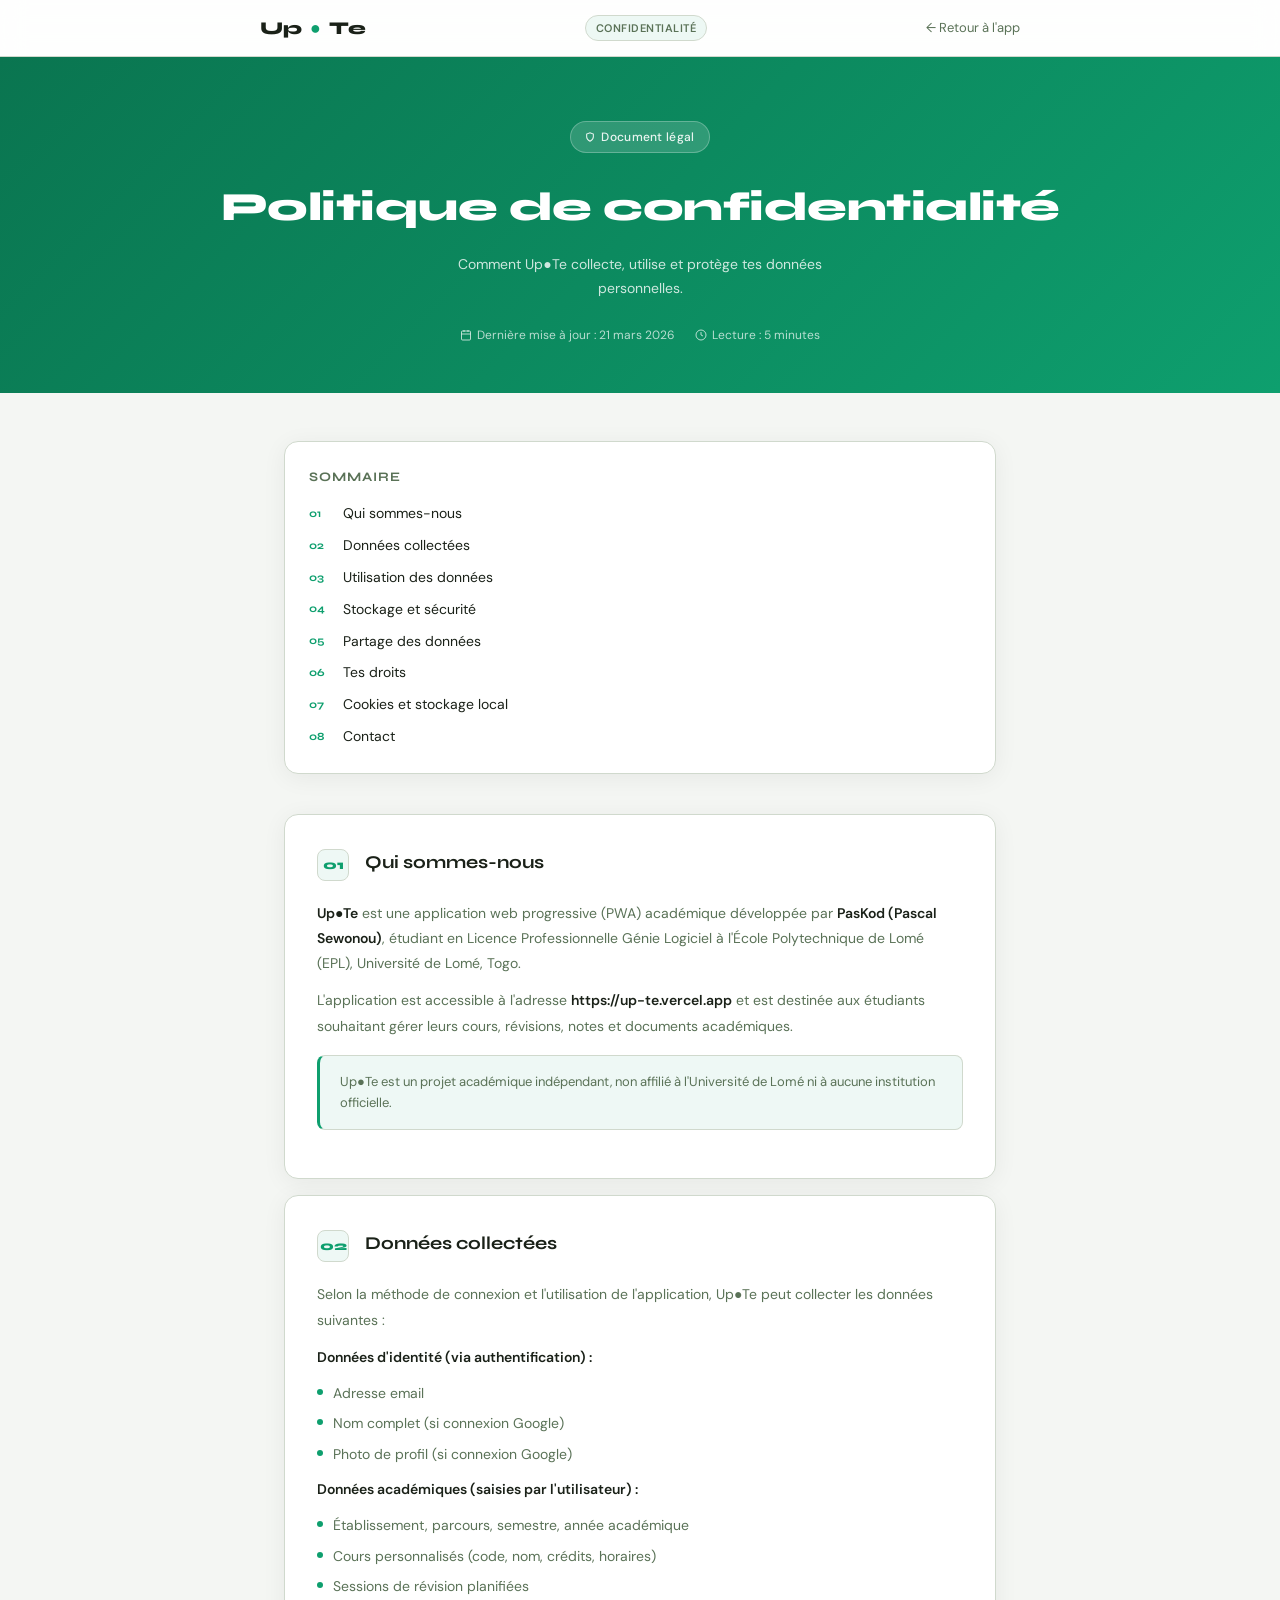
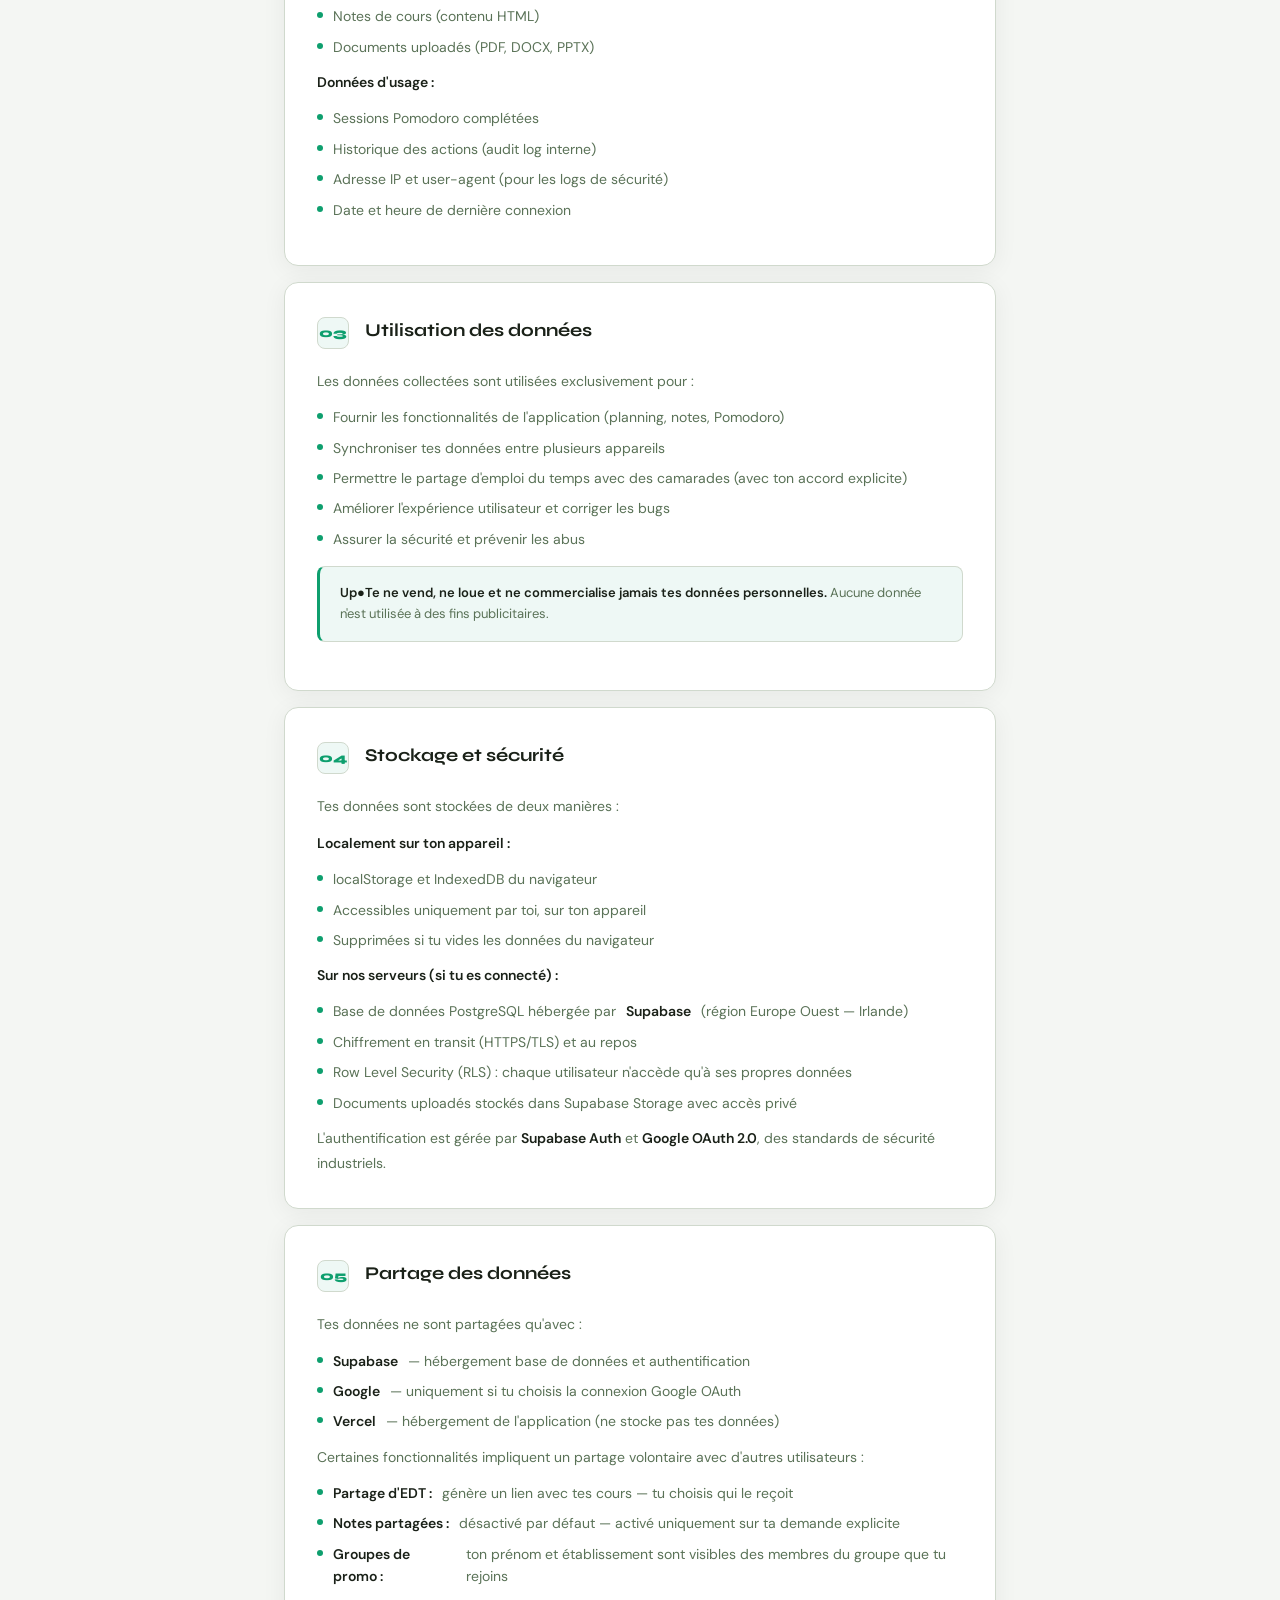
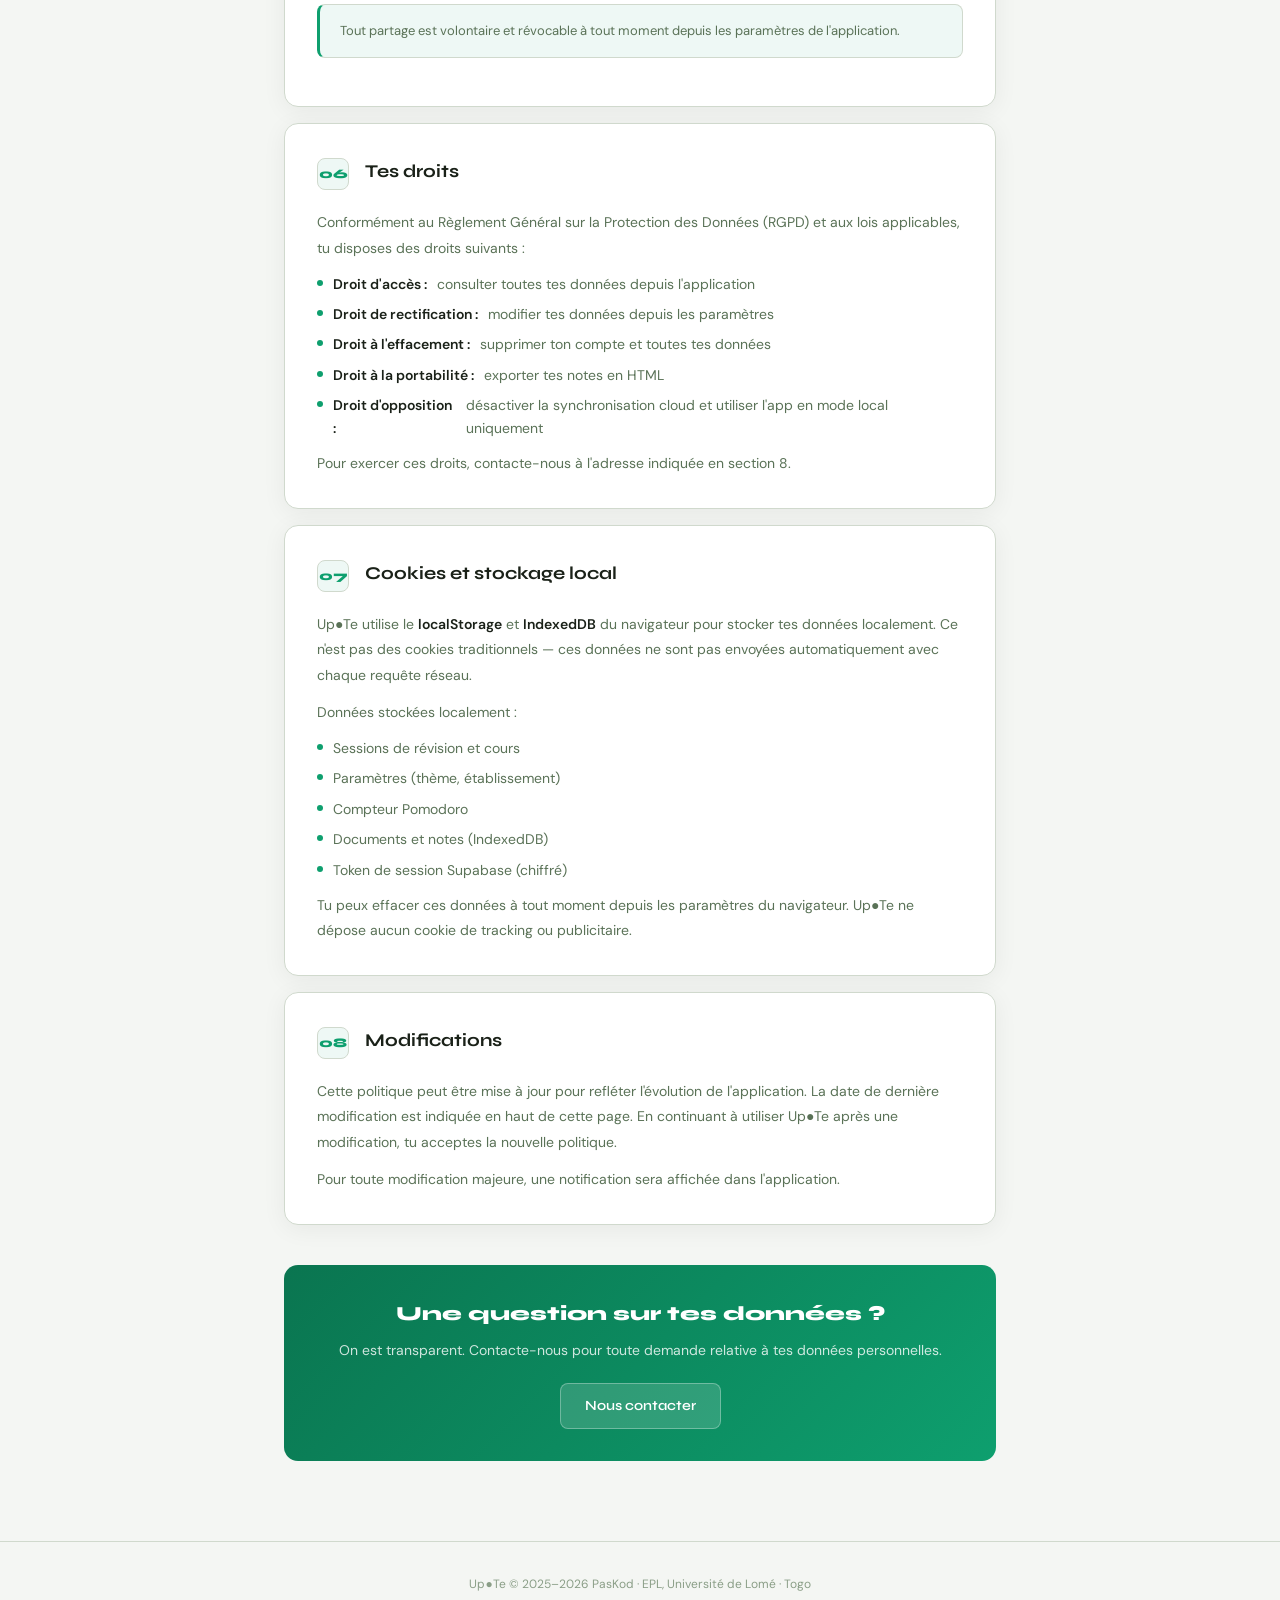
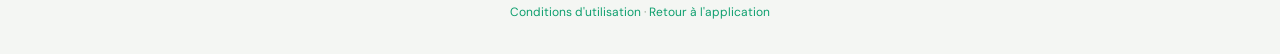
<file: privacy.html>
<!DOCTYPE html>
<html lang="fr">
<head>
<meta charset="UTF-8"/>
<meta name="viewport" content="width=device-width,initial-scale=1"/>
<title>Up●Te — Politique de confidentialité</title>
<link href="https://fonts.googleapis.com/css2?family=Syne:wght@400;500;600;700;800&family=DM+Sans:ital,opsz,wght@0,9..40,300;0,9..40,400;0,9..40,500;1,9..40,300&display=swap" rel="stylesheet"/>
<style>
  :root {
    --green: #0e9f6e;
    --green2: #0c8a5f;
    --green3: #0a7550;
    --green-dim: #0e9f6e12;
    --bg: #f4f6f3;
    --bg2: #ffffff;
    --surface: #ffffff;
    --border: #d0d9cd;
    --text: #1a2118;
    --muted: #5a7257;
    --muted2: #8a9e87;
    --radius: 14px;
    --shadow: 0 4px 24px rgba(0,0,0,0.06);
  }

  * { box-sizing: border-box; margin: 0; padding: 0; }

  body {
    font-family: 'DM Sans', sans-serif;
    background: var(--bg);
    color: var(--text);
    line-height: 1.7;
    font-size: 15px;
  }

  /* Nav */
  nav {
    position: sticky; top: 0; z-index: 100;
    background: rgba(255,255,255,0.9);
    backdrop-filter: blur(12px);
    border-bottom: 1px solid var(--border);
    padding: 0 24px;
  }
  .nav-inner {
    max-width: 760px; margin: 0 auto;
    display: flex; align-items: center;
    justify-content: space-between;
    height: 56px;
  }
  .logo {
    font-family: 'Syne', sans-serif;
    font-weight: 800; font-size: 18px;
    color: var(--text); text-decoration: none;
    display: flex; align-items: center; gap: 8px;
  }
  .logo-dot { color: var(--green); }
  .nav-tag {
    font-size: 11px; font-weight: 600;
    color: var(--muted);
    background: var(--green-dim);
    border: 1px solid var(--border);
    border-radius: 99px; padding: 3px 10px;
    letter-spacing: 0.5px;
    text-transform: uppercase;
  }
  .back-btn {
    font-size: 13px; color: var(--muted);
    text-decoration: none;
    display: flex; align-items: center; gap: 4px;
    transition: color .15s;
  }
  .back-btn:hover { color: var(--green); }

  /* Hero */
  .hero {
    background: linear-gradient(135deg, var(--green3), var(--green));
    padding: 64px 24px 48px;
    text-align: center;
  }
  .hero-badge {
    display: inline-flex; align-items: center; gap: 6px;
    background: rgba(255,255,255,0.15);
    border: 1px solid rgba(255,255,255,0.25);
    border-radius: 99px; padding: 5px 14px;
    font-size: 12px; color: rgba(255,255,255,0.9);
    font-weight: 500; margin-bottom: 20px;
    letter-spacing: 0.3px;
  }
  .hero h1 {
    font-family: 'Syne', sans-serif;
    font-weight: 800; font-size: clamp(28px, 5vw, 40px);
    color: #ffffff; margin-bottom: 12px;
    letter-spacing: -0.5px;
  }
  .hero p {
    color: rgba(255,255,255,0.8);
    font-size: 14px; max-width: 420px; margin: 0 auto;
  }
  .hero-meta {
    display: flex; align-items: center; justify-content: center;
    gap: 20px; margin-top: 24px;
  }
  .hero-meta span {
    font-size: 12px; color: rgba(255,255,255,0.7);
    display: flex; align-items: center; gap: 5px;
  }

  /* Content */
  .content {
    max-width: 760px; margin: 0 auto;
    padding: 48px 24px 80px;
  }

  /* TOC */
  .toc {
    background: var(--surface);
    border: 1px solid var(--border);
    border-radius: var(--radius);
    padding: 24px; margin-bottom: 40px;
    box-shadow: var(--shadow);
  }
  .toc-title {
    font-family: 'Syne', sans-serif;
    font-weight: 700; font-size: 13px;
    color: var(--muted); text-transform: uppercase;
    letter-spacing: 1px; margin-bottom: 14px;
  }
  .toc ol {
    list-style: none; counter-reset: toc;
    display: flex; flex-direction: column; gap: 8px;
  }
  .toc li { counter-increment: toc; }
  .toc a {
    display: flex; align-items: center; gap: 10px;
    color: var(--text); text-decoration: none;
    font-size: 14px; transition: color .15s;
  }
  .toc a:hover { color: var(--green); }
  .toc a::before {
    content: counter(toc, decimal-leading-zero);
    font-family: 'Syne', sans-serif;
    font-weight: 700; font-size: 11px;
    color: var(--green); min-width: 24px;
  }

  /* Sections */
  .section {
    background: var(--surface);
    border: 1px solid var(--border);
    border-radius: var(--radius);
    padding: 32px; margin-bottom: 16px;
    box-shadow: var(--shadow);
    scroll-margin-top: 80px;
  }
  .section-header {
    display: flex; align-items: flex-start; gap: 16px;
    margin-bottom: 20px;
  }
  .section-num {
    font-family: 'Syne', sans-serif;
    font-weight: 800; font-size: 13px;
    color: var(--green);
    background: var(--green-dim);
    border: 1px solid var(--border);
    border-radius: 8px;
    width: 32px; height: 32px;
    display: flex; align-items: center; justify-content: center;
    flex-shrink: 0; margin-top: 2px;
  }
  .section h2 {
    font-family: 'Syne', sans-serif;
    font-weight: 700; font-size: 18px;
    color: var(--text);
  }
  .section p {
    color: var(--muted); font-size: 14px;
    line-height: 1.8; margin-bottom: 12px;
  }
  .section p:last-child { margin-bottom: 0; }
  .section ul {
    list-style: none; margin: 12px 0;
    display: flex; flex-direction: column; gap: 8px;
  }
  .section ul li {
    display: flex; align-items: flex-start; gap: 10px;
    font-size: 14px; color: var(--muted); line-height: 1.6;
  }
  .section ul li::before {
    content: '';
    width: 6px; height: 6px;
    border-radius: 50%;
    background: var(--green);
    margin-top: 7px; flex-shrink: 0;
  }
  .section strong { color: var(--text); font-weight: 600; }

  /* Highlight box */
  .highlight {
    background: var(--green-dim);
    border: 1px solid var(--border);
    border-left: 3px solid var(--green);
    border-radius: 8px;
    padding: 16px 20px; margin: 16px 0;
    font-size: 13px; color: var(--muted);
    line-height: 1.6;
  }

  /* Contact card */
  .contact-card {
    background: linear-gradient(135deg, var(--green3), var(--green));
    border-radius: var(--radius);
    padding: 32px; text-align: center;
    margin-top: 40px;
  }
  .contact-card h3 {
    font-family: 'Syne', sans-serif;
    font-weight: 800; font-size: 20px;
    color: #fff; margin-bottom: 8px;
  }
  .contact-card p {
    color: rgba(255,255,255,0.8);
    font-size: 14px; margin-bottom: 20px;
  }
  .contact-card a {
    display: inline-block;
    background: rgba(255,255,255,0.15);
    border: 1px solid rgba(255,255,255,0.3);
    color: #fff; text-decoration: none;
    padding: 10px 24px; border-radius: 8px;
    font-family: 'Syne', sans-serif;
    font-weight: 600; font-size: 14px;
    transition: background .2s;
  }
  .contact-card a:hover { background: rgba(255,255,255,0.25); }

  /* Footer */
  footer {
    text-align: center; padding: 32px 24px;
    border-top: 1px solid var(--border);
    font-size: 12px; color: var(--muted2);
  }
  footer a { color: var(--green); text-decoration: none; }

  @media (max-width: 600px) {
    .hero { padding: 48px 20px 36px; }
    .section { padding: 24px 20px; }
    .toc { padding: 20px; }
  }
</style>
</head>
<body>

<nav>
  <div class="nav-inner">
    <a href="/" class="logo">
      Up<span class="logo-dot">●</span>Te
    </a>
    <span class="nav-tag">Confidentialité</span>
    <a href="/" class="back-btn">
      ← Retour à l'app
    </a>
  </div>
</nav>

<div class="hero">
  <div class="hero-badge">
    <svg width="10" height="10" viewBox="0 0 24 24" fill="none" stroke="currentColor" stroke-width="2.5"><path d="M12 22s8-4 8-10V5l-8-3-8 3v7c0 6 8 10 8 10z"/></svg>
    Document légal
  </div>
  <h1>Politique de confidentialité</h1>
  <p>Comment Up●Te collecte, utilise et protège tes données personnelles.</p>
  <div class="hero-meta">
    <span>
      <svg width="12" height="12" viewBox="0 0 24 24" fill="none" stroke="currentColor" stroke-width="2"><rect x="3" y="4" width="18" height="18" rx="2"/><line x1="16" y1="2" x2="16" y2="6"/><line x1="8" y1="2" x2="8" y2="6"/><line x1="3" y1="10" x2="21" y2="10"/></svg>
      Dernière mise à jour : 21 mars 2026
    </span>
    <span>
      <svg width="12" height="12" viewBox="0 0 24 24" fill="none" stroke="currentColor" stroke-width="2"><circle cx="12" cy="12" r="10"/><polyline points="12 6 12 12 16 14"/></svg>
      Lecture : 5 minutes
    </span>
  </div>
</div>

<div class="content">

  <!-- TOC -->
  <div class="toc">
    <div class="toc-title">Sommaire</div>
    <ol>
      <li><a href="#s1">Qui sommes-nous</a></li>
      <li><a href="#s2">Données collectées</a></li>
      <li><a href="#s3">Utilisation des données</a></li>
      <li><a href="#s4">Stockage et sécurité</a></li>
      <li><a href="#s5">Partage des données</a></li>
      <li><a href="#s6">Tes droits</a></li>
      <li><a href="#s7">Cookies et stockage local</a></li>
      <li><a href="#s8">Contact</a></li>
    </ol>
  </div>

  <!-- Section 1 -->
  <div class="section" id="s1">
    <div class="section-header">
      <div class="section-num">01</div>
      <h2>Qui sommes-nous</h2>
    </div>
    <p><strong>Up●Te</strong> est une application web progressive (PWA) académique développée par <strong>PasKod (Pascal Sewonou)</strong>, étudiant en Licence Professionnelle Génie Logiciel à l'École Polytechnique de Lomé (EPL), Université de Lomé, Togo.</p>
    <p>L'application est accessible à l'adresse <strong>https://up-te.vercel.app</strong> et est destinée aux étudiants souhaitant gérer leurs cours, révisions, notes et documents académiques.</p>
    <div class="highlight">
      Up●Te est un projet académique indépendant, non affilié à l'Université de Lomé ni à aucune institution officielle.
    </div>
  </div>

  <!-- Section 2 -->
  <div class="section" id="s2">
    <div class="section-header">
      <div class="section-num">02</div>
      <h2>Données collectées</h2>
    </div>
    <p>Selon la méthode de connexion et l'utilisation de l'application, Up●Te peut collecter les données suivantes :</p>
    <p><strong>Données d'identité (via authentification) :</strong></p>
    <ul>
      <li>Adresse email</li>
      <li>Nom complet (si connexion Google)</li>
      <li>Photo de profil (si connexion Google)</li>
    </ul>
    <p><strong>Données académiques (saisies par l'utilisateur) :</strong></p>
    <ul>
      <li>Établissement, parcours, semestre, année académique</li>
      <li>Cours personnalisés (code, nom, crédits, horaires)</li>
      <li>Sessions de révision planifiées</li>
      <li>Notes de cours (contenu HTML)</li>
      <li>Documents uploadés (PDF, DOCX, PPTX)</li>
    </ul>
    <p><strong>Données d'usage :</strong></p>
    <ul>
      <li>Sessions Pomodoro complétées</li>
      <li>Historique des actions (audit log interne)</li>
      <li>Adresse IP et user-agent (pour les logs de sécurité)</li>
      <li>Date et heure de dernière connexion</li>
    </ul>
  </div>

  <!-- Section 3 -->
  <div class="section" id="s3">
    <div class="section-header">
      <div class="section-num">03</div>
      <h2>Utilisation des données</h2>
    </div>
    <p>Les données collectées sont utilisées exclusivement pour :</p>
    <ul>
      <li>Fournir les fonctionnalités de l'application (planning, notes, Pomodoro)</li>
      <li>Synchroniser tes données entre plusieurs appareils</li>
      <li>Permettre le partage d'emploi du temps avec des camarades (avec ton accord explicite)</li>
      <li>Améliorer l'expérience utilisateur et corriger les bugs</li>
      <li>Assurer la sécurité et prévenir les abus</li>
    </ul>
    <div class="highlight">
      <strong>Up●Te ne vend, ne loue et ne commercialise jamais tes données personnelles.</strong> Aucune donnée n'est utilisée à des fins publicitaires.
    </div>
  </div>

  <!-- Section 4 -->
  <div class="section" id="s4">
    <div class="section-header">
      <div class="section-num">04</div>
      <h2>Stockage et sécurité</h2>
    </div>
    <p>Tes données sont stockées de deux manières :</p>
    <p><strong>Localement sur ton appareil :</strong></p>
    <ul>
      <li>localStorage et IndexedDB du navigateur</li>
      <li>Accessibles uniquement par toi, sur ton appareil</li>
      <li>Supprimées si tu vides les données du navigateur</li>
    </ul>
    <p><strong>Sur nos serveurs (si tu es connecté) :</strong></p>
    <ul>
      <li>Base de données PostgreSQL hébergée par <strong>Supabase</strong> (région Europe Ouest — Irlande)</li>
      <li>Chiffrement en transit (HTTPS/TLS) et au repos</li>
      <li>Row Level Security (RLS) : chaque utilisateur n'accède qu'à ses propres données</li>
      <li>Documents uploadés stockés dans Supabase Storage avec accès privé</li>
    </ul>
    <p>L'authentification est gérée par <strong>Supabase Auth</strong> et <strong>Google OAuth 2.0</strong>, des standards de sécurité industriels.</p>
  </div>

  <!-- Section 5 -->
  <div class="section" id="s5">
    <div class="section-header">
      <div class="section-num">05</div>
      <h2>Partage des données</h2>
    </div>
    <p>Tes données ne sont partagées qu'avec :</p>
    <ul>
      <li><strong>Supabase</strong> — hébergement base de données et authentification</li>
      <li><strong>Google</strong> — uniquement si tu choisis la connexion Google OAuth</li>
      <li><strong>Vercel</strong> — hébergement de l'application (ne stocke pas tes données)</li>
    </ul>
    <p>Certaines fonctionnalités impliquent un partage volontaire avec d'autres utilisateurs :</p>
    <ul>
      <li><strong>Partage d'EDT :</strong> génère un lien avec tes cours — tu choisis qui le reçoit</li>
      <li><strong>Notes partagées :</strong> désactivé par défaut — activé uniquement sur ta demande explicite</li>
      <li><strong>Groupes de promo :</strong> ton prénom et établissement sont visibles des membres du groupe que tu rejoins</li>
    </ul>
    <div class="highlight">
      Tout partage est volontaire et révocable à tout moment depuis les paramètres de l'application.
    </div>
  </div>

  <!-- Section 6 -->
  <div class="section" id="s6">
    <div class="section-header">
      <div class="section-num">06</div>
      <h2>Tes droits</h2>
    </div>
    <p>Conformément au Règlement Général sur la Protection des Données (RGPD) et aux lois applicables, tu disposes des droits suivants :</p>
    <ul>
      <li><strong>Droit d'accès :</strong> consulter toutes tes données depuis l'application</li>
      <li><strong>Droit de rectification :</strong> modifier tes données depuis les paramètres</li>
      <li><strong>Droit à l'effacement :</strong> supprimer ton compte et toutes tes données</li>
      <li><strong>Droit à la portabilité :</strong> exporter tes notes en HTML</li>
      <li><strong>Droit d'opposition :</strong> désactiver la synchronisation cloud et utiliser l'app en mode local uniquement</li>
    </ul>
    <p>Pour exercer ces droits, contacte-nous à l'adresse indiquée en section 8.</p>
  </div>

  <!-- Section 7 -->
  <div class="section" id="s7">
    <div class="section-header">
      <div class="section-num">07</div>
      <h2>Cookies et stockage local</h2>
    </div>
    <p>Up●Te utilise le <strong>localStorage</strong> et <strong>IndexedDB</strong> du navigateur pour stocker tes données localement. Ce n'est pas des cookies traditionnels — ces données ne sont pas envoyées automatiquement avec chaque requête réseau.</p>
    <p>Données stockées localement :</p>
    <ul>
      <li>Sessions de révision et cours</li>
      <li>Paramètres (thème, établissement)</li>
      <li>Compteur Pomodoro</li>
      <li>Documents et notes (IndexedDB)</li>
      <li>Token de session Supabase (chiffré)</li>
    </ul>
    <p>Tu peux effacer ces données à tout moment depuis les paramètres du navigateur. Up●Te ne dépose aucun cookie de tracking ou publicitaire.</p>
  </div>

  <!-- Section 8 -->
  <div class="section" id="s8">
    <div class="section-header">
      <div class="section-num">08</div>
      <h2>Modifications</h2>
    </div>
    <p>Cette politique peut être mise à jour pour refléter l'évolution de l'application. La date de dernière modification est indiquée en haut de cette page. En continuant à utiliser Up●Te après une modification, tu acceptes la nouvelle politique.</p>
    <p>Pour toute modification majeure, une notification sera affichée dans l'application.</p>
  </div>

  <!-- Contact -->
  <div class="contact-card">
    <h3>Une question sur tes données ?</h3>
    <p>On est transparent. Contacte-nous pour toute demande relative à tes données personnelles.</p>
    <a href="mailto:pascalsewonou2@gmail.com">Nous contacter</a>
  </div>

</div>

<footer>
  <p>Up●Te &copy; 2025–2026 PasKod · EPL, Université de Lomé · Togo</p>
  <p style="margin-top:8px">
    <a href="/terms.html">Conditions d'utilisation</a> ·
    <a href="/">Retour à l'application</a>
  </p>
</footer>

</body>
</html>
</file>
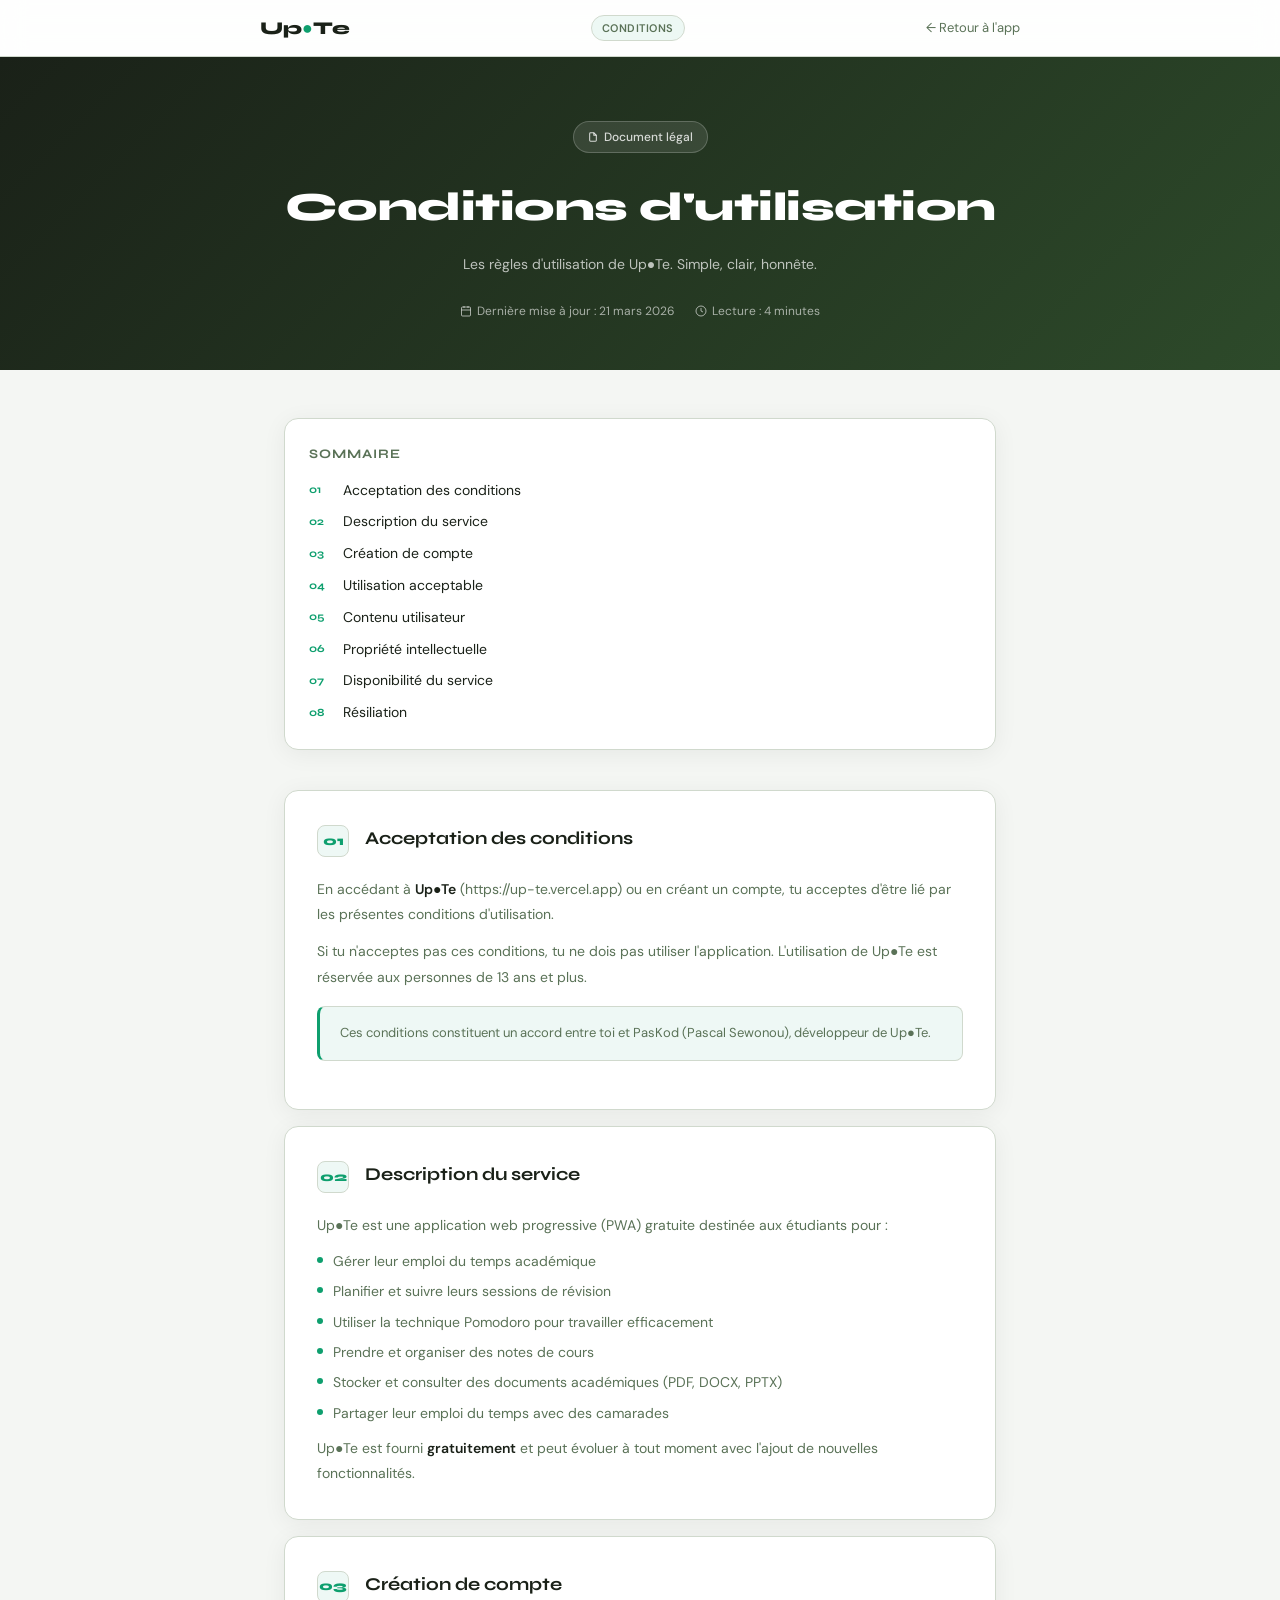
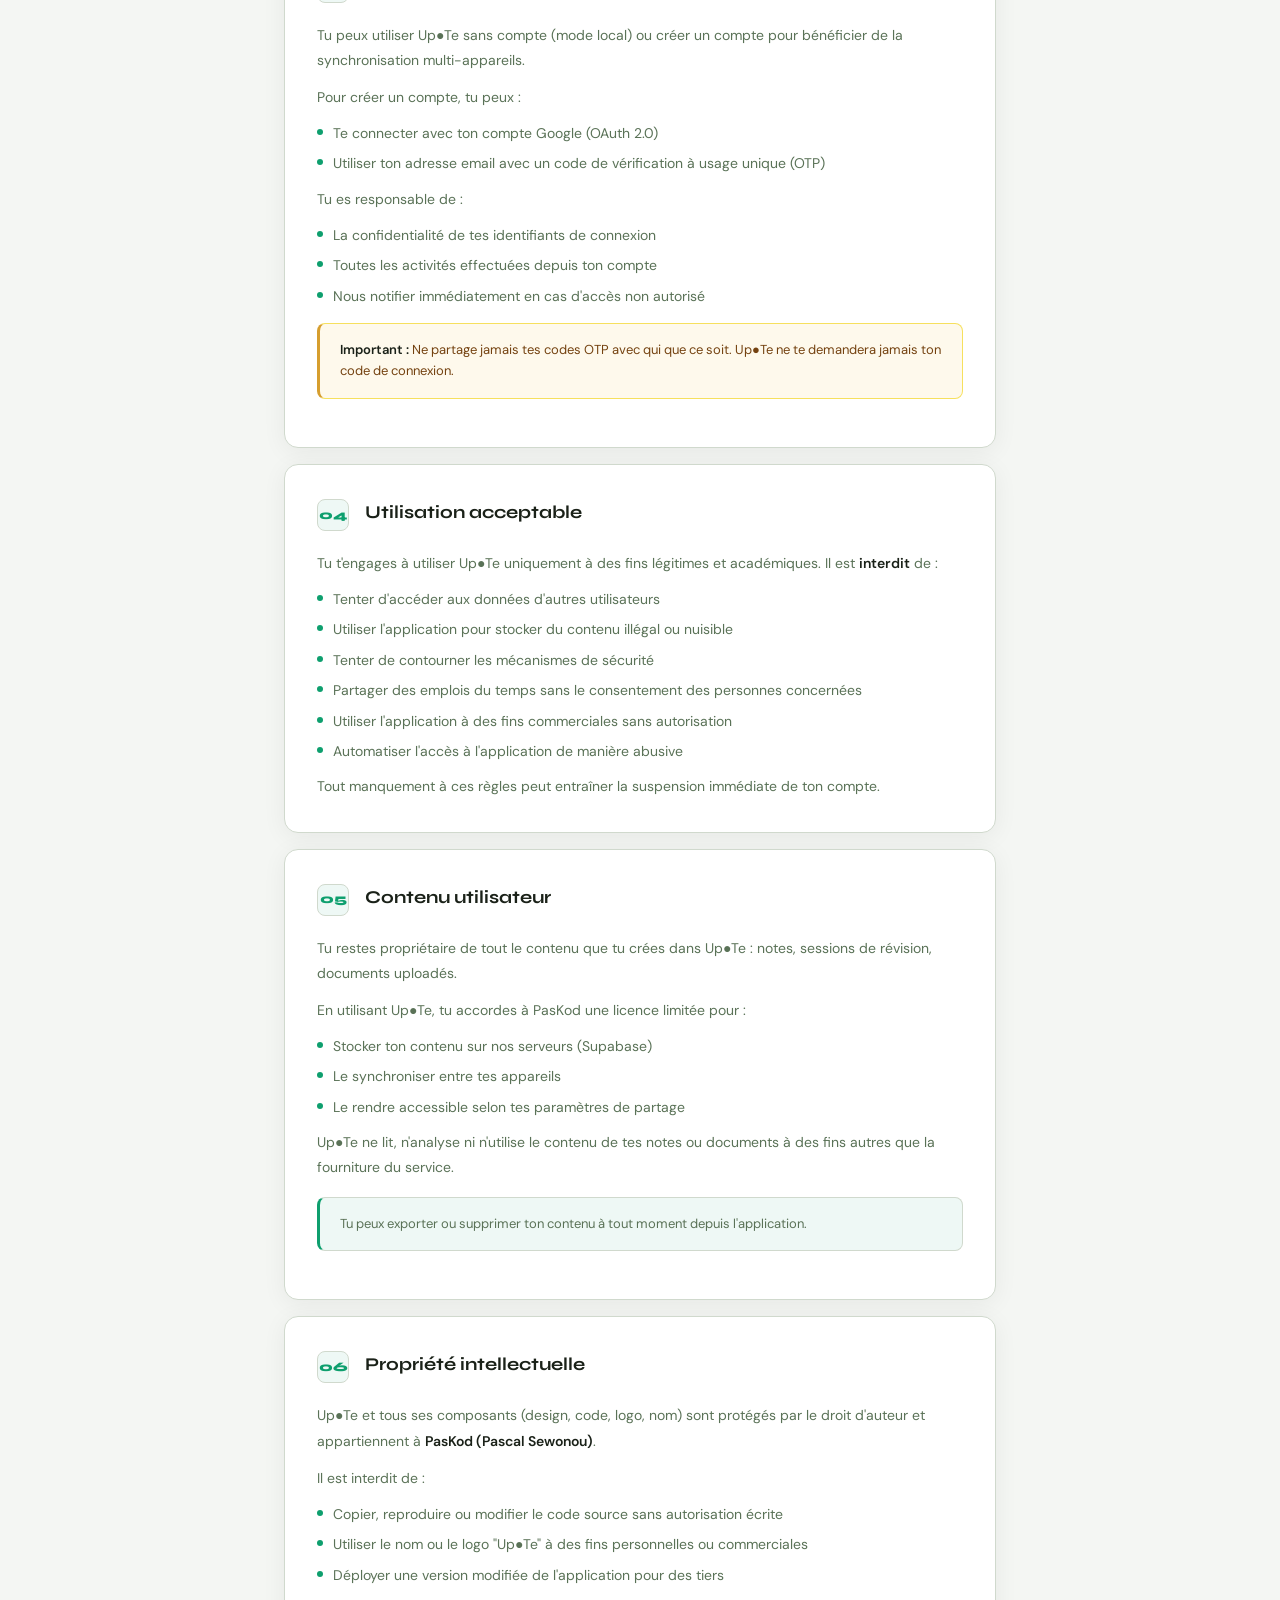
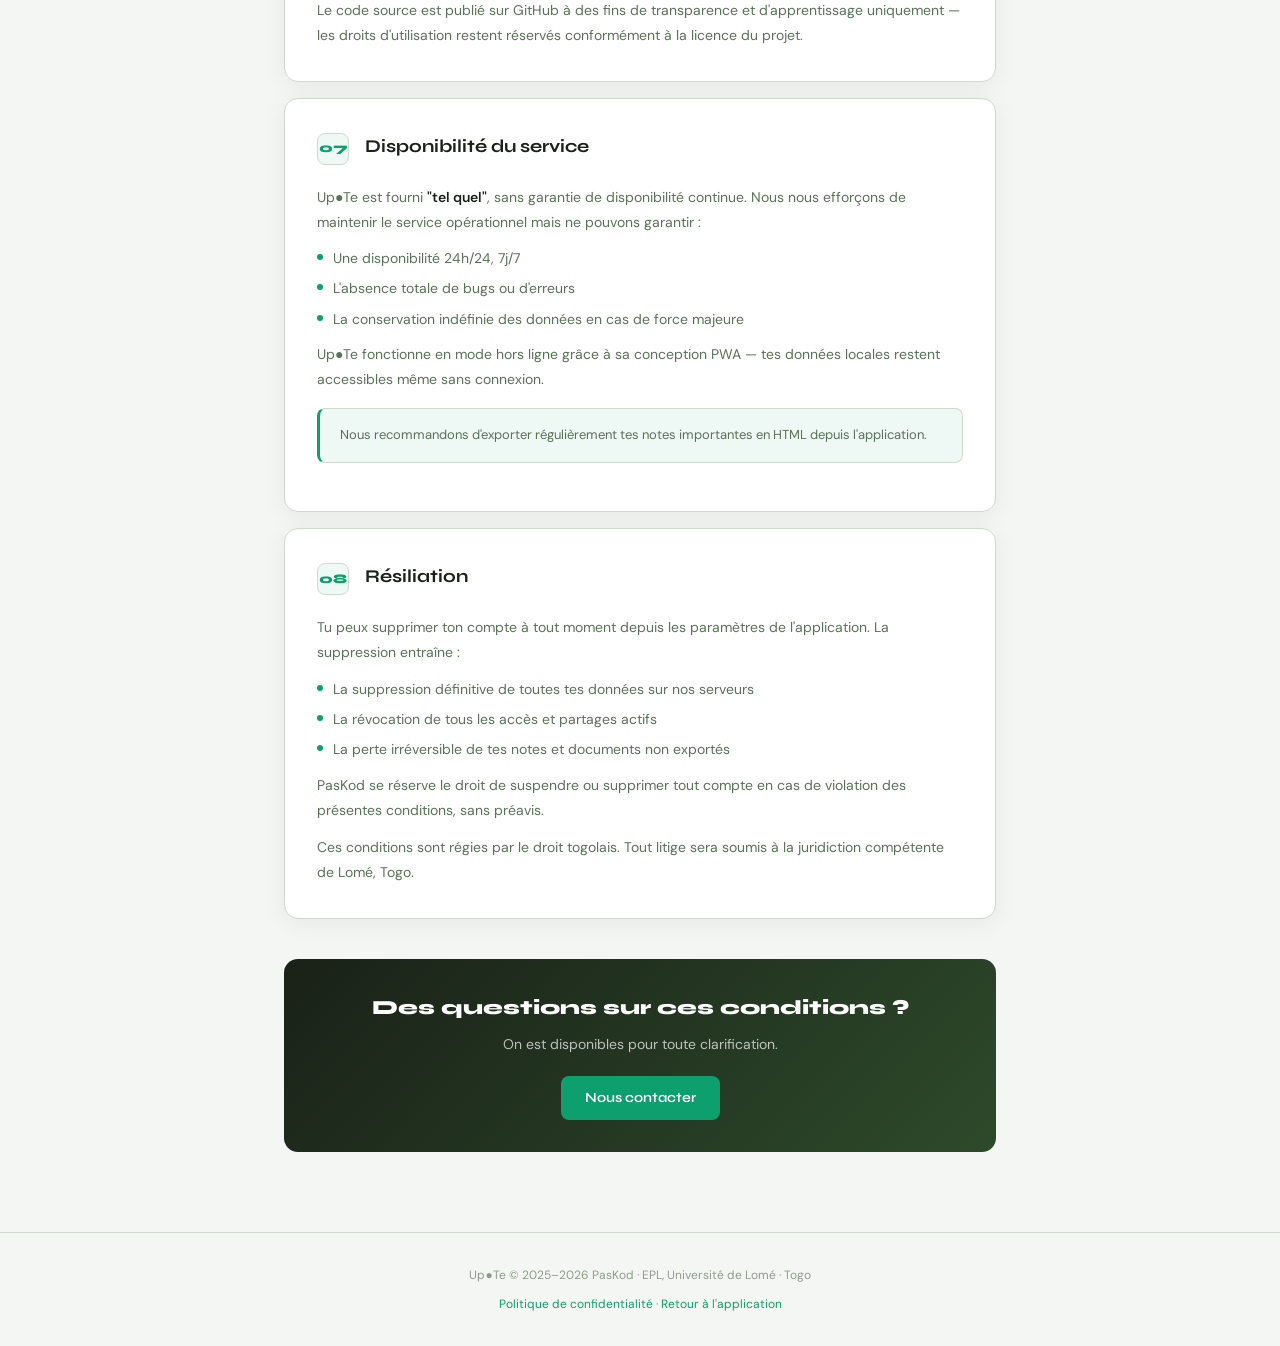
<file: terms.html>
<!DOCTYPE html>
<html lang="fr">
<head>
<meta charset="UTF-8"/>
<meta name="viewport" content="width=device-width,initial-scale=1"/>
<title>Up●Te — Conditions d'utilisation</title>
<link href="https://fonts.googleapis.com/css2?family=Syne:wght@400;500;600;700;800&family=DM+Sans:ital,opsz,wght@0,9..40,300;0,9..40,400;0,9..40,500;1,9..40,300&display=swap" rel="stylesheet"/>
<style>
  :root {
    --green: #0e9f6e;
    --green2: #0c8a5f;
    --green3: #0a7550;
    --green-dim: #0e9f6e12;
    --bg: #f4f6f3;
    --bg2: #ffffff;
    --surface: #ffffff;
    --border: #d0d9cd;
    --text: #1a2118;
    --muted: #5a7257;
    --muted2: #8a9e87;
    --radius: 14px;
    --shadow: 0 4px 24px rgba(0,0,0,0.06);
  }

  * { box-sizing: border-box; margin: 0; padding: 0; }

  body {
    font-family: 'DM Sans', sans-serif;
    background: var(--bg);
    color: var(--text);
    line-height: 1.7;
    font-size: 15px;
  }

  nav {
    position: sticky; top: 0; z-index: 100;
    background: rgba(255,255,255,0.9);
    backdrop-filter: blur(12px);
    border-bottom: 1px solid var(--border);
    padding: 0 24px;
  }
  .nav-inner {
    max-width: 760px; margin: 0 auto;
    display: flex; align-items: center;
    justify-content: space-between;
    height: 56px;
  }
  .logo {
    font-family: 'Syne', sans-serif;
    font-weight: 800; font-size: 18px;
    color: var(--text); text-decoration: none;
  }
  .logo-dot { color: var(--green); }
  .nav-tag {
    font-size: 11px; font-weight: 600;
    color: var(--muted);
    background: var(--green-dim);
    border: 1px solid var(--border);
    border-radius: 99px; padding: 3px 10px;
    letter-spacing: 0.5px;
    text-transform: uppercase;
  }
  .back-btn {
    font-size: 13px; color: var(--muted);
    text-decoration: none;
    transition: color .15s;
  }
  .back-btn:hover { color: var(--green); }

  .hero {
    background: linear-gradient(135deg, #1a2118, #2d4a2a);
    padding: 64px 24px 48px;
    text-align: center;
  }
  .hero-badge {
    display: inline-flex; align-items: center; gap: 6px;
    background: rgba(255,255,255,0.1);
    border: 1px solid rgba(255,255,255,0.2);
    border-radius: 99px; padding: 5px 14px;
    font-size: 12px; color: rgba(255,255,255,0.8);
    font-weight: 500; margin-bottom: 20px;
  }
  .hero h1 {
    font-family: 'Syne', sans-serif;
    font-weight: 800; font-size: clamp(28px, 5vw, 40px);
    color: #ffffff; margin-bottom: 12px;
    letter-spacing: -0.5px;
  }
  .hero p { color: rgba(255,255,255,0.7); font-size: 14px; }
  .hero-meta {
    display: flex; align-items: center; justify-content: center;
    gap: 20px; margin-top: 24px;
  }
  .hero-meta span {
    font-size: 12px; color: rgba(255,255,255,0.6);
    display: flex; align-items: center; gap: 5px;
  }

  .content {
    max-width: 760px; margin: 0 auto;
    padding: 48px 24px 80px;
  }

  .toc {
    background: var(--surface);
    border: 1px solid var(--border);
    border-radius: var(--radius);
    padding: 24px; margin-bottom: 40px;
    box-shadow: var(--shadow);
  }
  .toc-title {
    font-family: 'Syne', sans-serif;
    font-weight: 700; font-size: 13px;
    color: var(--muted); text-transform: uppercase;
    letter-spacing: 1px; margin-bottom: 14px;
  }
  .toc ol { list-style: none; counter-reset: toc; display: flex; flex-direction: column; gap: 8px; }
  .toc li { counter-increment: toc; }
  .toc a {
    display: flex; align-items: center; gap: 10px;
    color: var(--text); text-decoration: none;
    font-size: 14px; transition: color .15s;
  }
  .toc a:hover { color: var(--green); }
  .toc a::before {
    content: counter(toc, decimal-leading-zero);
    font-family: 'Syne', sans-serif;
    font-weight: 700; font-size: 11px;
    color: var(--green); min-width: 24px;
  }

  .section {
    background: var(--surface);
    border: 1px solid var(--border);
    border-radius: var(--radius);
    padding: 32px; margin-bottom: 16px;
    box-shadow: var(--shadow);
    scroll-margin-top: 80px;
  }
  .section-header {
    display: flex; align-items: flex-start; gap: 16px;
    margin-bottom: 20px;
  }
  .section-num {
    font-family: 'Syne', sans-serif;
    font-weight: 800; font-size: 13px;
    color: var(--green);
    background: var(--green-dim);
    border: 1px solid var(--border);
    border-radius: 8px;
    width: 32px; height: 32px;
    display: flex; align-items: center; justify-content: center;
    flex-shrink: 0; margin-top: 2px;
  }
  .section h2 {
    font-family: 'Syne', sans-serif;
    font-weight: 700; font-size: 18px;
    color: var(--text);
  }
  .section p {
    color: var(--muted); font-size: 14px;
    line-height: 1.8; margin-bottom: 12px;
  }
  .section p:last-child { margin-bottom: 0; }
  .section ul {
    list-style: none; margin: 12px 0;
    display: flex; flex-direction: column; gap: 8px;
  }
  .section ul li {
    display: flex; align-items: flex-start; gap: 10px;
    font-size: 14px; color: var(--muted); line-height: 1.6;
  }
  .section ul li::before {
    content: '';
    width: 6px; height: 6px;
    border-radius: 50%;
    background: var(--green);
    margin-top: 7px; flex-shrink: 0;
  }
  .section strong { color: var(--text); font-weight: 600; }

  .highlight {
    background: var(--green-dim);
    border: 1px solid var(--border);
    border-left: 3px solid var(--green);
    border-radius: 8px;
    padding: 16px 20px; margin: 16px 0;
    font-size: 13px; color: var(--muted);
    line-height: 1.6;
  }

  .warning {
    background: #fef9ec;
    border: 1px solid #f6e05e;
    border-left: 3px solid #d69e2e;
    border-radius: 8px;
    padding: 16px 20px; margin: 16px 0;
    font-size: 13px; color: #744210;
    line-height: 1.6;
  }

  .contact-card {
    background: linear-gradient(135deg, #1a2118, #2d4a2a);
    border-radius: var(--radius);
    padding: 32px; text-align: center;
    margin-top: 40px;
  }
  .contact-card h3 {
    font-family: 'Syne', sans-serif;
    font-weight: 800; font-size: 20px;
    color: #fff; margin-bottom: 8px;
  }
  .contact-card p { color: rgba(255,255,255,0.7); font-size: 14px; margin-bottom: 20px; }
  .contact-card a {
    display: inline-block;
    background: var(--green);
    color: #fff; text-decoration: none;
    padding: 10px 24px; border-radius: 8px;
    font-family: 'Syne', sans-serif;
    font-weight: 600; font-size: 14px;
    transition: background .2s;
  }
  .contact-card a:hover { background: var(--green2); }

  footer {
    text-align: center; padding: 32px 24px;
    border-top: 1px solid var(--border);
    font-size: 12px; color: var(--muted2);
  }
  footer a { color: var(--green); text-decoration: none; }

  @media (max-width: 600px) {
    .hero { padding: 48px 20px 36px; }
    .section { padding: 24px 20px; }
    .toc { padding: 20px; }
  }
</style>
</head>
<body>

<nav>
  <div class="nav-inner">
    <a href="/" class="logo">Up<span class="logo-dot">●</span>Te</a>
    <span class="nav-tag">Conditions</span>
    <a href="/" class="back-btn">← Retour à l'app</a>
  </div>
</nav>

<div class="hero">
  <div class="hero-badge">
    <svg width="10" height="10" viewBox="0 0 24 24" fill="none" stroke="currentColor" stroke-width="2.5"><path d="M14 2H6a2 2 0 0 0-2 2v16a2 2 0 0 0 2 2h12a2 2 0 0 0 2-2V8z"/><polyline points="14 2 14 8 20 8"/></svg>
    Document légal
  </div>
  <h1>Conditions d'utilisation</h1>
  <p>Les règles d'utilisation de Up●Te. Simple, clair, honnête.</p>
  <div class="hero-meta">
    <span>
      <svg width="12" height="12" viewBox="0 0 24 24" fill="none" stroke="currentColor" stroke-width="2"><rect x="3" y="4" width="18" height="18" rx="2"/><line x1="16" y1="2" x2="16" y2="6"/><line x1="8" y1="2" x2="8" y2="6"/><line x1="3" y1="10" x2="21" y2="10"/></svg>
      Dernière mise à jour : 21 mars 2026
    </span>
    <span>
      <svg width="12" height="12" viewBox="0 0 24 24" fill="none" stroke="currentColor" stroke-width="2"><circle cx="12" cy="12" r="10"/><polyline points="12 6 12 12 16 14"/></svg>
      Lecture : 4 minutes
    </span>
  </div>
</div>

<div class="content">

  <div class="toc">
    <div class="toc-title">Sommaire</div>
    <ol>
      <li><a href="#t1">Acceptation des conditions</a></li>
      <li><a href="#t2">Description du service</a></li>
      <li><a href="#t3">Création de compte</a></li>
      <li><a href="#t4">Utilisation acceptable</a></li>
      <li><a href="#t5">Contenu utilisateur</a></li>
      <li><a href="#t6">Propriété intellectuelle</a></li>
      <li><a href="#t7">Disponibilité du service</a></li>
      <li><a href="#t8">Résiliation</a></li>
    </ol>
  </div>

  <div class="section" id="t1">
    <div class="section-header">
      <div class="section-num">01</div>
      <h2>Acceptation des conditions</h2>
    </div>
    <p>En accédant à <strong>Up●Te</strong> (https://up-te.vercel.app) ou en créant un compte, tu acceptes d'être lié par les présentes conditions d'utilisation.</p>
    <p>Si tu n'acceptes pas ces conditions, tu ne dois pas utiliser l'application. L'utilisation de Up●Te est réservée aux personnes de 13 ans et plus.</p>
    <div class="highlight">
      Ces conditions constituent un accord entre toi et PasKod (Pascal Sewonou), développeur de Up●Te.
    </div>
  </div>

  <div class="section" id="t2">
    <div class="section-header">
      <div class="section-num">02</div>
      <h2>Description du service</h2>
    </div>
    <p>Up●Te est une application web progressive (PWA) gratuite destinée aux étudiants pour :</p>
    <ul>
      <li>Gérer leur emploi du temps académique</li>
      <li>Planifier et suivre leurs sessions de révision</li>
      <li>Utiliser la technique Pomodoro pour travailler efficacement</li>
      <li>Prendre et organiser des notes de cours</li>
      <li>Stocker et consulter des documents académiques (PDF, DOCX, PPTX)</li>
      <li>Partager leur emploi du temps avec des camarades</li>
    </ul>
    <p>Up●Te est fourni <strong>gratuitement</strong> et peut évoluer à tout moment avec l'ajout de nouvelles fonctionnalités.</p>
  </div>

  <div class="section" id="t3">
    <div class="section-header">
      <div class="section-num">03</div>
      <h2>Création de compte</h2>
    </div>
    <p>Tu peux utiliser Up●Te sans compte (mode local) ou créer un compte pour bénéficier de la synchronisation multi-appareils.</p>
    <p>Pour créer un compte, tu peux :</p>
    <ul>
      <li>Te connecter avec ton compte Google (OAuth 2.0)</li>
      <li>Utiliser ton adresse email avec un code de vérification à usage unique (OTP)</li>
    </ul>
    <p>Tu es responsable de :</p>
    <ul>
      <li>La confidentialité de tes identifiants de connexion</li>
      <li>Toutes les activités effectuées depuis ton compte</li>
      <li>Nous notifier immédiatement en cas d'accès non autorisé</li>
    </ul>
    <div class="warning">
      <strong>Important :</strong> Ne partage jamais tes codes OTP avec qui que ce soit. Up●Te ne te demandera jamais ton code de connexion.
    </div>
  </div>

  <div class="section" id="t4">
    <div class="section-header">
      <div class="section-num">04</div>
      <h2>Utilisation acceptable</h2>
    </div>
    <p>Tu t'engages à utiliser Up●Te uniquement à des fins légitimes et académiques. Il est <strong>interdit</strong> de :</p>
    <ul>
      <li>Tenter d'accéder aux données d'autres utilisateurs</li>
      <li>Utiliser l'application pour stocker du contenu illégal ou nuisible</li>
      <li>Tenter de contourner les mécanismes de sécurité</li>
      <li>Partager des emplois du temps sans le consentement des personnes concernées</li>
      <li>Utiliser l'application à des fins commerciales sans autorisation</li>
      <li>Automatiser l'accès à l'application de manière abusive</li>
    </ul>
    <p>Tout manquement à ces règles peut entraîner la suspension immédiate de ton compte.</p>
  </div>

  <div class="section" id="t5">
    <div class="section-header">
      <div class="section-num">05</div>
      <h2>Contenu utilisateur</h2>
    </div>
    <p>Tu restes propriétaire de tout le contenu que tu crées dans Up●Te : notes, sessions de révision, documents uploadés.</p>
    <p>En utilisant Up●Te, tu accordes à PasKod une licence limitée pour :</p>
    <ul>
      <li>Stocker ton contenu sur nos serveurs (Supabase)</li>
      <li>Le synchroniser entre tes appareils</li>
      <li>Le rendre accessible selon tes paramètres de partage</li>
    </ul>
    <p>Up●Te ne lit, n'analyse ni n'utilise le contenu de tes notes ou documents à des fins autres que la fourniture du service.</p>
    <div class="highlight">
      Tu peux exporter ou supprimer ton contenu à tout moment depuis l'application.
    </div>
  </div>

  <div class="section" id="t6">
    <div class="section-header">
      <div class="section-num">06</div>
      <h2>Propriété intellectuelle</h2>
    </div>
    <p>Up●Te et tous ses composants (design, code, logo, nom) sont protégés par le droit d'auteur et appartiennent à <strong>PasKod (Pascal Sewonou)</strong>.</p>
    <p>Il est interdit de :</p>
    <ul>
      <li>Copier, reproduire ou modifier le code source sans autorisation écrite</li>
      <li>Utiliser le nom ou le logo "Up●Te" à des fins personnelles ou commerciales</li>
      <li>Déployer une version modifiée de l'application pour des tiers</li>
    </ul>
    <p>Le code source est publié sur GitHub à des fins de transparence et d'apprentissage uniquement — les droits d'utilisation restent réservés conformément à la licence du projet.</p>
  </div>

  <div class="section" id="t7">
    <div class="section-header">
      <div class="section-num">07</div>
      <h2>Disponibilité du service</h2>
    </div>
    <p>Up●Te est fourni <strong>"tel quel"</strong>, sans garantie de disponibilité continue. Nous nous efforçons de maintenir le service opérationnel mais ne pouvons garantir :</p>
    <ul>
      <li>Une disponibilité 24h/24, 7j/7</li>
      <li>L'absence totale de bugs ou d'erreurs</li>
      <li>La conservation indéfinie des données en cas de force majeure</li>
    </ul>
    <p>Up●Te fonctionne en mode hors ligne grâce à sa conception PWA — tes données locales restent accessibles même sans connexion.</p>
    <div class="highlight">
      Nous recommandons d'exporter régulièrement tes notes importantes en HTML depuis l'application.
    </div>
  </div>

  <div class="section" id="t8">
    <div class="section-header">
      <div class="section-num">08</div>
      <h2>Résiliation</h2>
    </div>
    <p>Tu peux supprimer ton compte à tout moment depuis les paramètres de l'application. La suppression entraîne :</p>
    <ul>
      <li>La suppression définitive de toutes tes données sur nos serveurs</li>
      <li>La révocation de tous les accès et partages actifs</li>
      <li>La perte irréversible de tes notes et documents non exportés</li>
    </ul>
    <p>PasKod se réserve le droit de suspendre ou supprimer tout compte en cas de violation des présentes conditions, sans préavis.</p>
    <p>Ces conditions sont régies par le droit togolais. Tout litige sera soumis à la juridiction compétente de Lomé, Togo.</p>
  </div>

  <div class="contact-card">
    <h3>Des questions sur ces conditions ?</h3>
    <p>On est disponibles pour toute clarification.</p>
    <a href="mailto:pascalsewonou2@gmail.com">Nous contacter</a>
  </div>

</div>

<footer>
  <p>Up●Te &copy; 2025–2026 PasKod · EPL, Université de Lomé · Togo</p>
  <p style="margin-top:8px">
    <a href="/privacy.html">Politique de confidentialité</a> ·
    <a href="/">Retour à l'application</a>
  </p>
</footer>

</body>
</html>
</file>
